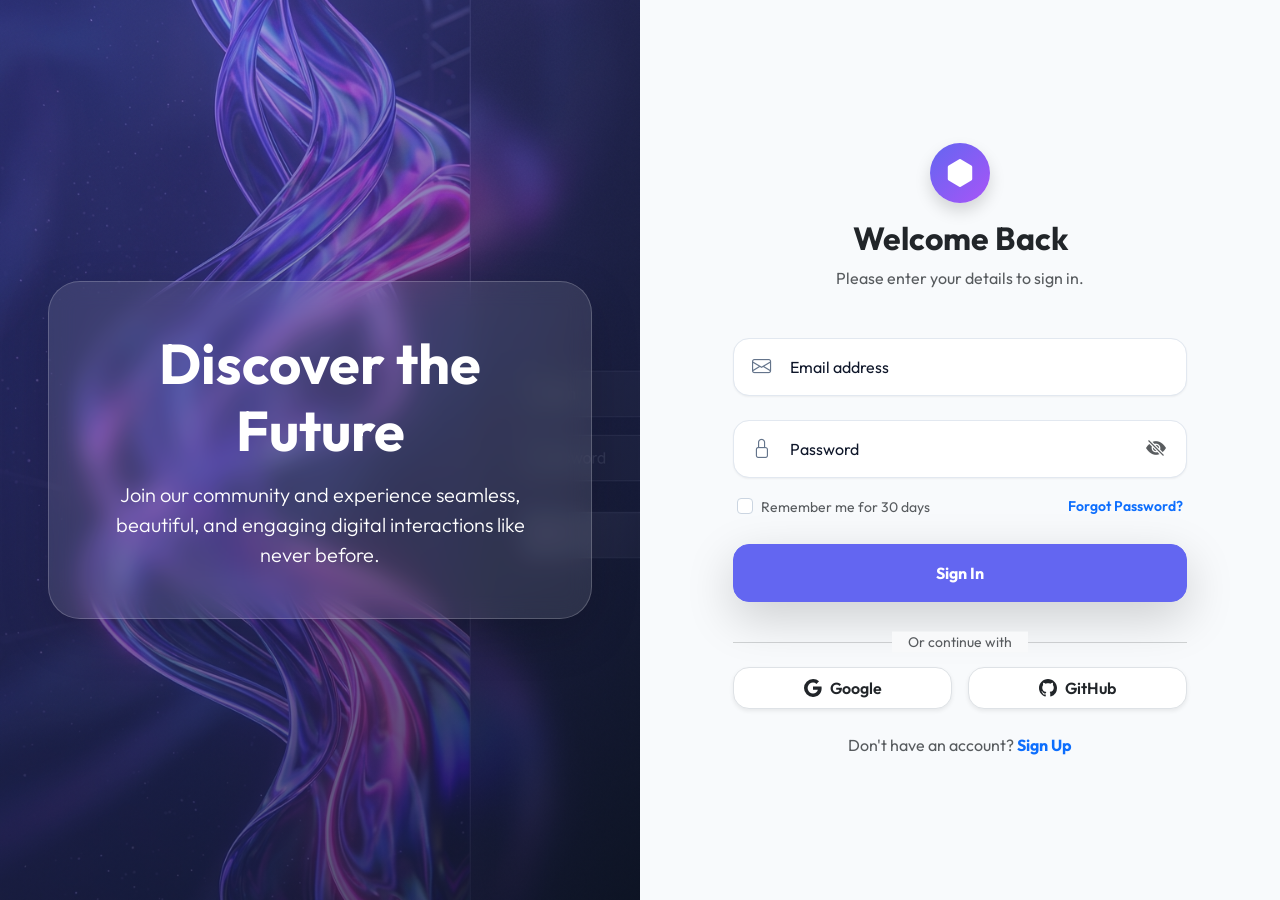
<file: index.html>
<!DOCTYPE html>
<html lang="en">

<head>
    <meta charset="UTF-8">
    <meta name="viewport" content="width=device-width, initial-scale=1.0">
    <title>Premium Interactive Login</title>
    <!-- Bootstrap CSS -->
    <link href="https://cdn.jsdelivr.net/npm/bootstrap@5.3.0/dist/css/bootstrap.min.css" rel="stylesheet">
    <!-- Bootstrap Icons -->
    <link rel="stylesheet" href="https://cdn.jsdelivr.net/npm/bootstrap-icons@1.10.5/font/bootstrap-icons.css">
    <!-- Custom CSS -->
    <link rel="stylesheet" href="style.css">
</head>

<body>
    <div class="container-fluid p-0">
        <div class="row g-0 min-vh-100">
            <!-- Left Side: Image / Branding -->
            <div class="col-lg-6 d-none d-lg-flex bg-image position-relative align-items-center justify-content-center">
                <div class="overlay position-absolute w-100 h-100"></div>
                <div class="text-white text-center position-relative z-1 p-5 glass-panel rounded-5 shadow-lg mx-5">
                    <h1 class="display-4 fw-bolder mb-3">Discover the Future</h1>
                    <p class="lead fw-light mb-0">Join our community and experience seamless, beautiful, and engaging
                        digital interactions like never before.</p>
                </div>
            </div>

            <!-- Right Side: Login Form -->
            <div class="col-lg-6 d-flex align-items-center justify-content-center bg-light right-panel">
                <div class="w-100 p-4 p-md-5 form-wrapper" style="max-width: 550px;">
                    <div class="text-center mb-5">
                        <div
                            class="logo-circle bg-primary text-white d-inline-flex align-items-center justify-content-center rounded-circle shadow mb-3">
                            <i class="bi bi-hexagon-fill fs-3"></i>
                        </div>
                        <h2 class="fw-bold text-dark">Welcome Back</h2>
                        <p class="text-muted">Please enter your details to sign in.</p>
                    </div>

                    <form id="loginForm">
                        <div class="form-floating mb-4 custom-input-group">
                            <input type="email" class="form-control rounded-4 px-4" id="emailInput"
                                placeholder="name@example.com" required>
                            <label for="emailInput" class="px-4">Email address</label>
                            <i class="bi bi-envelope input-icon"></i>
                        </div>
                        <div class="form-floating mb-3 custom-input-group position-relative">
                            <input type="password" class="form-control rounded-4 px-4 pe-5" id="passwordInput"
                                placeholder="Password" required>
                            <label for="passwordInput" class="px-4">Password</label>
                            <i class="bi bi-lock input-icon"></i>
                            <button type="button"
                                class="btn btn-link toggle-password position-absolute end-0 top-50 translate-middle-y text-muted text-decoration-none me-2">
                                <i class="bi bi-eye-slash-fill fs-5"></i>
                            </button>
                        </div>

                        <div class="d-flex justify-content-between align-items-center mb-4 px-1">
                            <div class="form-check custom-checkbox">
                                <input class="form-check-input" type="checkbox" id="rememberMe">
                                <label class="form-check-label text-muted small" for="rememberMe">
                                    Remember me for 30 days
                                </label>
                            </div>
                            <a href="forgot-password.html"
                                class="text-decoration-none small text-primary fw-semibold hover-underline">Forgot
                                Password?</a>
                        </div>

                        <button type="submit"
                            class="btn btn-primary w-100 rounded-4 login-btn shadow-lg py-3 mb-4 fw-bold fs-6">
                            <span class="btn-text">Sign In</span>
                            <span class="spinner-border spinner-border-sm d-none ms-2" role="status"
                                aria-hidden="true"></span>
                        </button>

                        <div class="position-relative mb-4 text-center">
                            <hr class="text-muted opacity-25">
                            <span
                                class="position-absolute top-50 start-50 translate-middle bg-light px-3 small text-muted">Or
                                continue with</span>
                        </div>

                        <div class="row g-3 mb-4">
                            <div class="col-6">
                                <button type="button"
                                    class="btn btn-white w-100 rounded-4 py-2 border shadow-sm d-flex align-items-center justify-content-center gap-2 social-btn hover-up">
                                    <svg xmlns="http://www.w3.org/2000/svg" width="18" height="18" fill="currentColor"
                                        class="bi bi-google" viewBox="0 0 16 16">
                                        <path
                                            d="M15.545 6.558a9.42 9.42 0 0 1 .139 1.626c0 2.434-.87 4.492-2.384 5.885h.002C11.978 15.292 10.158 16 8 16A8 8 0 1 1 8 0a7.689 7.689 0 0 1 5.352 2.082l-2.284 2.284A4.347 4.347 0 0 0 8 3.166c-2.087 0-3.86 1.408-4.492 3.304a4.792 4.792 0 0 0 0 3.063h.003c.635 1.893 2.405 3.301 4.492 3.301 1.078 0 2.004-.276 2.722-.764h-.003a3.702 3.702 0 0 0 1.599-2.431H8v-3.08h7.545z" />
                                    </svg>
                                    <span class="fw-semibold text-dark">Google</span>
                                </button>
                            </div>
                            <div class="col-6">
                                <button type="button"
                                    class="btn btn-white w-100 rounded-4 py-2 border shadow-sm d-flex align-items-center justify-content-center gap-2 social-btn hover-up">
                                    <svg xmlns="http://www.w3.org/2000/svg" width="18" height="18" fill="currentColor"
                                        class="bi bi-github" viewBox="0 0 16 16">
                                        <path
                                            d="M8 0C3.58 0 0 3.58 0 8c0 3.54 2.29 6.53 5.47 7.59.4.07.55-.17.55-.38 0-.19-.01-.82-.01-1.49-2.01.37-2.53-.49-2.69-.94-.09-.23-.48-.94-.82-1.13-.28-.15-.68-.52-.01-.53.63-.01 1.08.58 1.23.82.72 1.21 1.87.87 2.33.66.07-.52.28-.87.51-1.07-1.78-.2-3.64-.89-3.64-3.95 0-.87.31-1.59.82-2.15-.08-.2-.36-1.02.08-2.12 0 0 .67-.21 2.2.82.64-.18 1.32-.27 2-.27s1.36.09 2 .27c1.53-1.04 2.2-.82 2.2-.82.44 1.1.16 1.92.08 2.12.51.56.82 1.27.82 2.15 0 3.07-1.87 3.75-3.65 3.95.29.25.54.73.54 1.48 0 1.07-.01 1.93-.01 2.2 0 .21.15.46.55.38A8.01 8.01 0 0 0 16 8c0-4.42-3.58-8-8-8z" />
                                    </svg>
                                    <span class="fw-semibold text-dark">GitHub</span>
                                </button>
                            </div>
                        </div>
                    </form>

                    <div class="text-center mt-3">
                        <p class="text-muted mb-0">Don't have an account? <a href="signup.html"
                                class="text-decoration-none fw-bold text-primary hover-underline">Sign Up</a></p>
                    </div>
                </div>
            </div>
        </div>
    </div>

    <!-- jQuery -->
    <script src="https://code.jquery.com/jquery-3.6.0.min.js"></script>
    <!-- Bootstrap JS Bundle -->
    <script src="https://cdn.jsdelivr.net/npm/bootstrap@5.3.0/dist/js/bootstrap.bundle.min.js"></script>
    <!-- Custom JS -->
    <script src="script.js"></script>
</body>

</html>
</file>
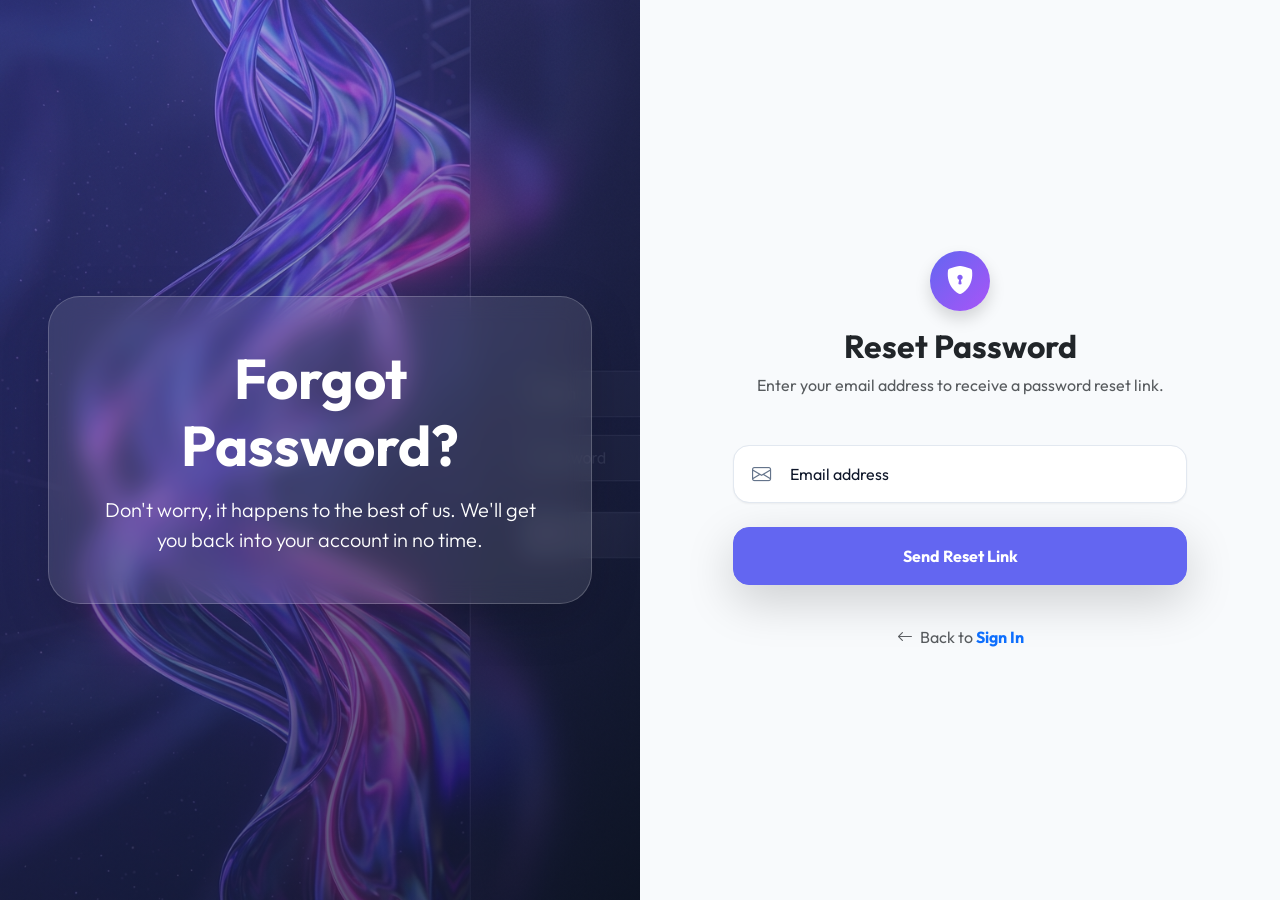
<file: forgot-password.html>
<!DOCTYPE html>
<html lang="en">

<head>
    <meta charset="UTF-8">
    <meta name="viewport" content="width=device-width, initial-scale=1.0">
    <title>Premium Interactive Forgot Password</title>
    <!-- Bootstrap CSS -->
    <link href="https://cdn.jsdelivr.net/npm/bootstrap@5.3.0/dist/css/bootstrap.min.css" rel="stylesheet">
    <!-- Bootstrap Icons -->
    <link rel="stylesheet" href="https://cdn.jsdelivr.net/npm/bootstrap-icons@1.10.5/font/bootstrap-icons.css">
    <!-- Custom CSS -->
    <link rel="stylesheet" href="style.css">
</head>

<body>
    <div class="container-fluid p-0">
        <div class="row g-0 min-vh-100">
            <!-- Left Side: Image / Branding -->
            <div class="col-lg-6 d-none d-lg-flex bg-image position-relative align-items-center justify-content-center">
                <div class="overlay position-absolute w-100 h-100"></div>
                <div class="text-white text-center position-relative z-1 p-5 glass-panel rounded-5 shadow-lg mx-5">
                    <h1 class="display-4 fw-bolder mb-3">Forgot Password?</h1>
                    <p class="lead fw-light mb-0">Don't worry, it happens to the best of us. We'll get you back into your account in no time.</p>
                </div>
            </div>

            <!-- Right Side: Reset Form -->
            <div class="col-lg-6 d-flex align-items-center justify-content-center bg-light right-panel">
                <div class="w-100 p-4 p-md-5 form-wrapper" style="max-width: 550px;">
                    <div class="text-center mb-5">
                        <div class="logo-circle bg-primary text-white d-inline-flex align-items-center justify-content-center rounded-circle shadow mb-3">
                            <i class="bi bi-shield-lock-fill fs-3"></i>
                        </div>
                        <h2 class="fw-bold text-dark">Reset Password</h2>
                        <p class="text-muted">Enter your email address to receive a password reset link.</p>
                    </div>

                    <form id="forgotPasswordForm">
                        <div class="form-floating mb-4 custom-input-group">
                            <input type="email" class="form-control rounded-4 px-4" id="emailInput" placeholder="name@example.com" required>
                            <label for="emailInput" class="px-4">Email address</label>
                            <i class="bi bi-envelope input-icon"></i>
                        </div>

                        <button type="submit" class="btn btn-primary w-100 rounded-4 auth-btn shadow-lg py-3 mb-4 fw-bold fs-6">
                            <span class="btn-text">Send Reset Link</span>
                            <span class="spinner-border spinner-border-sm d-none ms-2" role="status" aria-hidden="true"></span>
                        </button>
                    </form>

                    <div class="text-center mt-3">
                        <p class="text-muted mb-0"><i class="bi bi-arrow-left me-1"></i> Back to <a href="index.html" class="text-decoration-none fw-bold text-primary hover-underline">Sign In</a></p>
                    </div>
                </div>
            </div>
        </div>
    </div>

    <!-- jQuery -->
    <script src="https://code.jquery.com/jquery-3.6.0.min.js"></script>
    <!-- Bootstrap JS Bundle -->
    <script src="https://cdn.jsdelivr.net/npm/bootstrap@5.3.0/dist/js/bootstrap.bundle.min.js"></script>
    <!-- Custom JS -->
    <script src="script.js"></script>
</body>

</html>
</file>
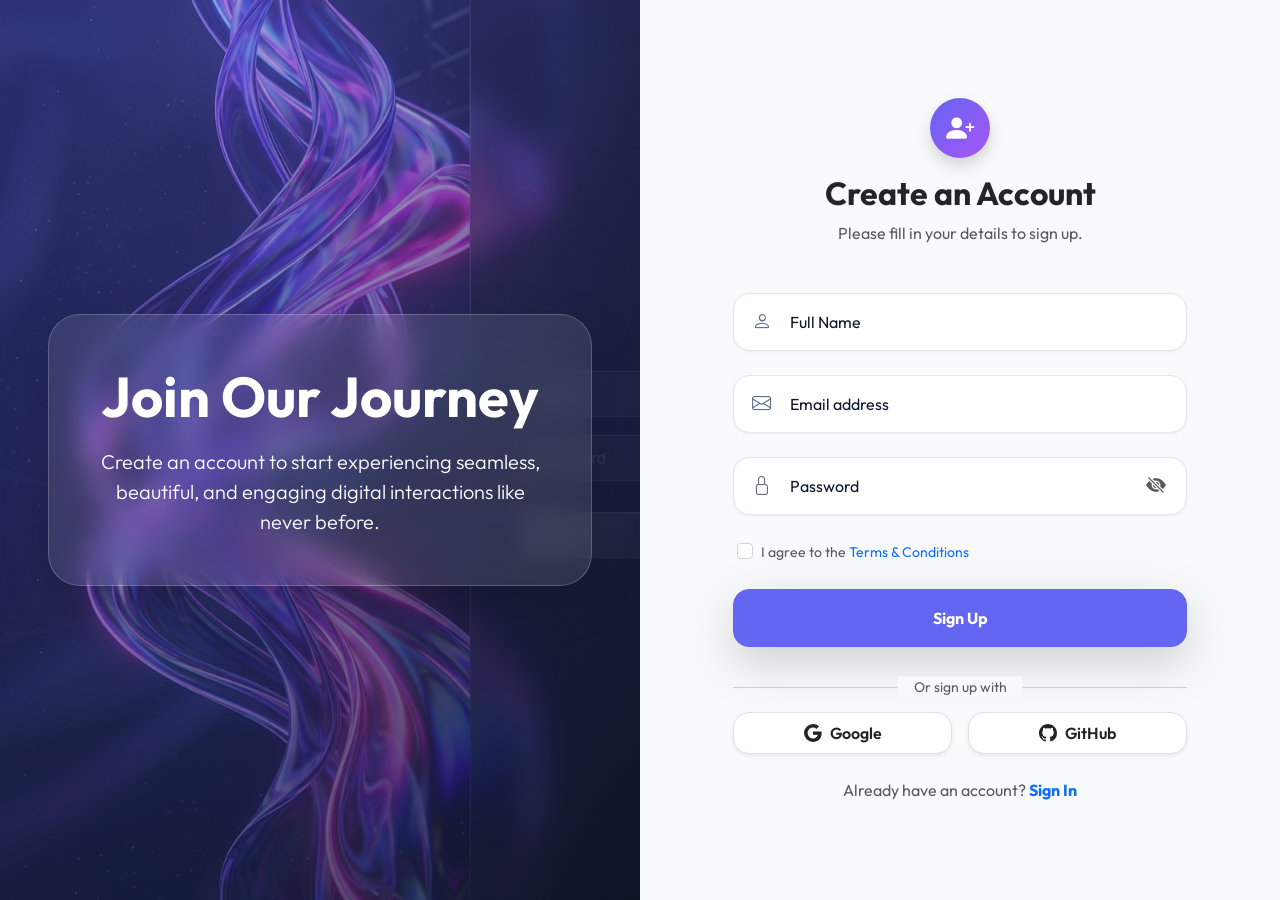
<file: signup.html>
<!DOCTYPE html>
<html lang="en">

<head>
    <meta charset="UTF-8">
    <meta name="viewport" content="width=device-width, initial-scale=1.0">
    <title>Premium Interactive Sign Up</title>
    <!-- Bootstrap CSS -->
    <link href="https://cdn.jsdelivr.net/npm/bootstrap@5.3.0/dist/css/bootstrap.min.css" rel="stylesheet">
    <!-- Bootstrap Icons -->
    <link rel="stylesheet" href="https://cdn.jsdelivr.net/npm/bootstrap-icons@1.10.5/font/bootstrap-icons.css">
    <!-- Custom CSS -->
    <link rel="stylesheet" href="style.css">
</head>

<body>
    <div class="container-fluid p-0">
        <div class="row g-0 min-vh-100">
            <!-- Left Side: Image / Branding -->
            <div class="col-lg-6 d-none d-lg-flex bg-image position-relative align-items-center justify-content-center">
                <div class="overlay position-absolute w-100 h-100"></div>
                <div class="text-white text-center position-relative z-1 p-5 glass-panel rounded-5 shadow-lg mx-5">
                    <h1 class="display-4 fw-bolder mb-3">Join Our Journey</h1>
                    <p class="lead fw-light mb-0">Create an account to start experiencing seamless, beautiful, and
                        engaging
                        digital interactions like never before.</p>
                </div>
            </div>

            <!-- Right Side: Sign Up Form -->
            <div class="col-lg-6 d-flex align-items-center justify-content-center bg-light right-panel">
                <div class="w-100 p-4 p-md-5 form-wrapper" style="max-width: 550px;">
                    <div class="text-center mb-5">
                        <div
                            class="logo-circle bg-primary text-white d-inline-flex align-items-center justify-content-center rounded-circle shadow mb-3">
                            <i class="bi bi-person-plus-fill fs-3"></i>
                        </div>
                        <h2 class="fw-bold text-dark">Create an Account</h2>
                        <p class="text-muted">Please fill in your details to sign up.</p>
                    </div>

                    <form id="signupForm">
                        <div class="form-floating mb-4 custom-input-group">
                            <input type="text" class="form-control rounded-4 px-4" id="nameInput" placeholder="John Doe"
                                required>
                            <label for="nameInput" class="px-4">Full Name</label>
                            <i class="bi bi-person input-icon"></i>
                        </div>
                        <div class="form-floating mb-4 custom-input-group">
                            <input type="email" class="form-control rounded-4 px-4" id="emailInput"
                                placeholder="name@example.com" required>
                            <label for="emailInput" class="px-4">Email address</label>
                            <i class="bi bi-envelope input-icon"></i>
                        </div>
                        <div class="form-floating mb-4 custom-input-group position-relative">
                            <input type="password" class="form-control rounded-4 px-4 pe-5" id="passwordInput"
                                placeholder="Password" required>
                            <label for="passwordInput" class="px-4">Password</label>
                            <i class="bi bi-lock input-icon"></i>
                            <button type="button"
                                class="btn btn-link toggle-password position-absolute end-0 top-50 translate-middle-y text-muted text-decoration-none me-2">
                                <i class="bi bi-eye-slash-fill fs-5"></i>
                            </button>
                        </div>

                        <div class="d-flex justify-content-start align-items-center mb-4 px-1">
                            <div class="form-check custom-checkbox">
                                <input class="form-check-input" type="checkbox" id="termsCheck" required>
                                <label class="form-check-label text-muted small" for="termsCheck">
                                    I agree to the <a href="#"
                                        class="text-decoration-none text-primary hover-underline">Terms & Conditions</a>
                                </label>
                            </div>
                        </div>

                        <button type="submit"
                            class="btn btn-primary w-100 rounded-4 auth-btn shadow-lg py-3 mb-4 fw-bold fs-6">
                            <span class="btn-text">Sign Up</span>
                            <span class="spinner-border spinner-border-sm d-none ms-2" role="status"
                                aria-hidden="true"></span>
                        </button>

                        <div class="position-relative mb-4 text-center">
                            <hr class="text-muted opacity-25">
                            <span
                                class="position-absolute top-50 start-50 translate-middle bg-light px-3 small text-muted">Or
                                sign up with</span>
                        </div>

                        <div class="row g-3 mb-4">
                            <div class="col-6">
                                <button type="button"
                                    class="btn btn-white w-100 rounded-4 py-2 border shadow-sm d-flex align-items-center justify-content-center gap-2 social-btn hover-up">
                                    <svg xmlns="http://www.w3.org/2000/svg" width="18" height="18" fill="currentColor"
                                        class="bi bi-google" viewBox="0 0 16 16">
                                        <path
                                            d="M15.545 6.558a9.42 9.42 0 0 1 .139 1.626c0 2.434-.87 4.492-2.384 5.885h.002C11.978 15.292 10.158 16 8 16A8 8 0 1 1 8 0a7.689 7.689 0 0 1 5.352 2.082l-2.284 2.284A4.347 4.347 0 0 0 8 3.166c-2.087 0-3.86 1.408-4.492 3.304a4.792 4.792 0 0 0 0 3.063h.003c.635 1.893 2.405 3.301 4.492 3.301 1.078 0 2.004-.276 2.722-.764h-.003a3.702 3.702 0 0 0 1.599-2.431H8v-3.08h7.545z" />
                                    </svg>
                                    <span class="fw-semibold text-dark">Google</span>
                                </button>
                            </div>
                            <div class="col-6">
                                <button type="button"
                                    class="btn btn-white w-100 rounded-4 py-2 border shadow-sm d-flex align-items-center justify-content-center gap-2 social-btn hover-up">
                                    <svg xmlns="http://www.w3.org/2000/svg" width="18" height="18" fill="currentColor"
                                        class="bi bi-github" viewBox="0 0 16 16">
                                        <path
                                            d="M8 0C3.58 0 0 3.58 0 8c0 3.54 2.29 6.53 5.47 7.59.4.07.55-.17.55-.38 0-.19-.01-.82-.01-1.49-2.01.37-2.53-.49-2.69-.94-.09-.23-.48-.94-.82-1.13-.28-.15-.68-.52-.01-.53.63-.01 1.08.58 1.23.82.72 1.21 1.87.87 2.33.66.07-.52.28-.87.51-1.07-1.78-.2-3.64-.89-3.64-3.95 0-.87.31-1.59.82-2.15-.08-.2-.36-1.02.08-2.12 0 0 .67-.21 2.2.82.64-.18 1.32-.27 2-.27s1.36.09 2 .27c1.53-1.04 2.2-.82 2.2-.82.44 1.1.16 1.92.08 2.12.51.56.82 1.27.82 2.15 0 3.07-1.87 3.75-3.65 3.95.29.25.54.73.54 1.48 0 1.07-.01 1.93-.01 2.2 0 .21.15.46.55.38A8.01 8.01 0 0 0 16 8c0-4.42-3.58-8-8-8z" />
                                    </svg>
                                    <span class="fw-semibold text-dark">GitHub</span>
                                </button>
                            </div>
                        </div>
                    </form>

                    <div class="text-center mt-3">
                        <p class="text-muted mb-0">Already have an account? <a href="index.html"
                                class="text-decoration-none fw-bold text-primary hover-underline">Sign In</a></p>
                    </div>
                </div>
            </div>
        </div>
    </div>

    <!-- jQuery -->
    <script src="https://code.jquery.com/jquery-3.6.0.min.js"></script>
    <!-- Bootstrap JS Bundle -->
    <script src="https://cdn.jsdelivr.net/npm/bootstrap@5.3.0/dist/js/bootstrap.bundle.min.js"></script>
    <!-- Custom JS -->
    <script src="script.js"></script>
</body>

</html>
</file>
<file: style.css>
@import url('https://fonts.googleapis.com/css2?family=Outfit:wght@300;400;500;600;700;800&display=swap');

:root {
    --primary-color: #6366f1;
    --primary-hover: #4f46e5;
    --bg-color: #f8fafc;
    --text-color: #0f172a;
    --text-muted: #64748b;
}

body {
    font-family: 'Outfit', sans-serif;
    background-color: var(--bg-color);
    color: var(--text-color);
    overflow-x: hidden;
}

/* Left Side Background */
.bg-image {
    background-image: url('bg.jpg');
    background-size: cover;
    background-position: center;
    background-repeat: no-repeat;
}

.bg-image .overlay {
    background: linear-gradient(135deg, rgba(99, 102, 241, 0.4) 0%, rgba(15, 23, 42, 0.8) 100%);
}

.glass-panel {
    background: rgba(255, 255, 255, 0.1);
    backdrop-filter: blur(12px);
    -webkit-backdrop-filter: blur(12px);
    border: 1px solid rgba(255, 255, 255, 0.2);
}

/* Right Panel form wrapper */
.right-panel {
    background-color: var(--bg-color) !important;
}

.form-wrapper {
    animation: slideUpFade 0.6s ease-out forwards;
}

@keyframes slideUpFade {
    from { opacity: 0; transform: translateY(30px); }
    to { opacity: 1; transform: translateY(0); }
}

.logo-circle {
    width: 60px;
    height: 60px;
    background: linear-gradient(135deg, #6366f1, #a855f7) !important;
}

/* Custom Inputs */
.custom-input-group .form-control {
    border: 1px solid #e2e8f0;
    background-color: #ffffff;
    height: calc(3.5rem + 2px);
    padding-left: 3.5rem !important;
    transition: all 0.3s ease;
    box-shadow: 0 1px 2px 0 rgba(0, 0, 0, 0.05);
}

.custom-input-group label {
    padding-left: 3.5rem !important;
}

.custom-input-group .form-control:focus {
    border-color: var(--primary-color);
    box-shadow: 0 0 0 4px rgba(99, 102, 241, 0.15);
    background-color: #ffffff;
}

.input-icon {
    position: absolute;
    left: 1.2rem;
    top: 50%;
    transform: translateY(-50%);
    color: var(--text-muted);
    font-size: 1.2rem;
    z-index: 5;
    transition: color 0.3s ease;
}

.custom-input-group .form-control:focus ~ .input-icon {
    color: var(--primary-color);
}

.toggle-password {
    z-index: 10;
}

.toggle-password:hover {
    color: var(--primary-color) !important;
}

/* Buttons */
.btn-primary {
    background-color: var(--primary-color);
    border-color: var(--primary-color);
    transition: all 0.3s cubic-bezier(0.4, 0, 0.2, 1);
}

.btn-primary:hover, .btn-primary:focus {
    background-color: var(--primary-hover);
    border-color: var(--primary-hover);
    transform: translateY(-2px);
    box-shadow: 0 10px 15px -3px rgba(99, 102, 241, 0.4), 0 4px 6px -4px rgba(99, 102, 241, 0.4) !important;
}

.btn-white {
    background-color: #ffffff;
    border-color: #e2e8f0;
    transition: all 0.3s ease;
}

.hover-up:hover {
    transform: translateY(-3px);
    box-shadow: 0 10px 15px -3px rgba(0, 0, 0, 0.1), 0 4px 6px -4px rgba(0, 0, 0, 0.05) !important;
    border-color: #cbd5e1;
}

/* Checkbox */
.custom-checkbox .form-check-input {
    cursor: pointer;
    border-color: #cbd5e1;
}

.custom-checkbox .form-check-input:checked {
    background-color: var(--primary-color);
    border-color: var(--primary-color);
}

.hover-underline:hover {
    text-decoration: underline !important;
}

/* Success Animation */
@keyframes successScale {
    0% { transform: scale(1); }
    50% { transform: scale(1.03); background-color: #10b981; border-color: #10b981; box-shadow: 0 10px 15px -3px rgba(16, 185, 129, 0.4); }
    100% { transform: scale(1); background-color: #10b981; border-color: #10b981; box-shadow: 0 10px 15px -3px rgba(16, 185, 129, 0.4); }
}

.btn-success-animated {
    animation: successScale 0.6s cubic-bezier(0.4, 0, 0.2, 1) forwards;
}
</file>
